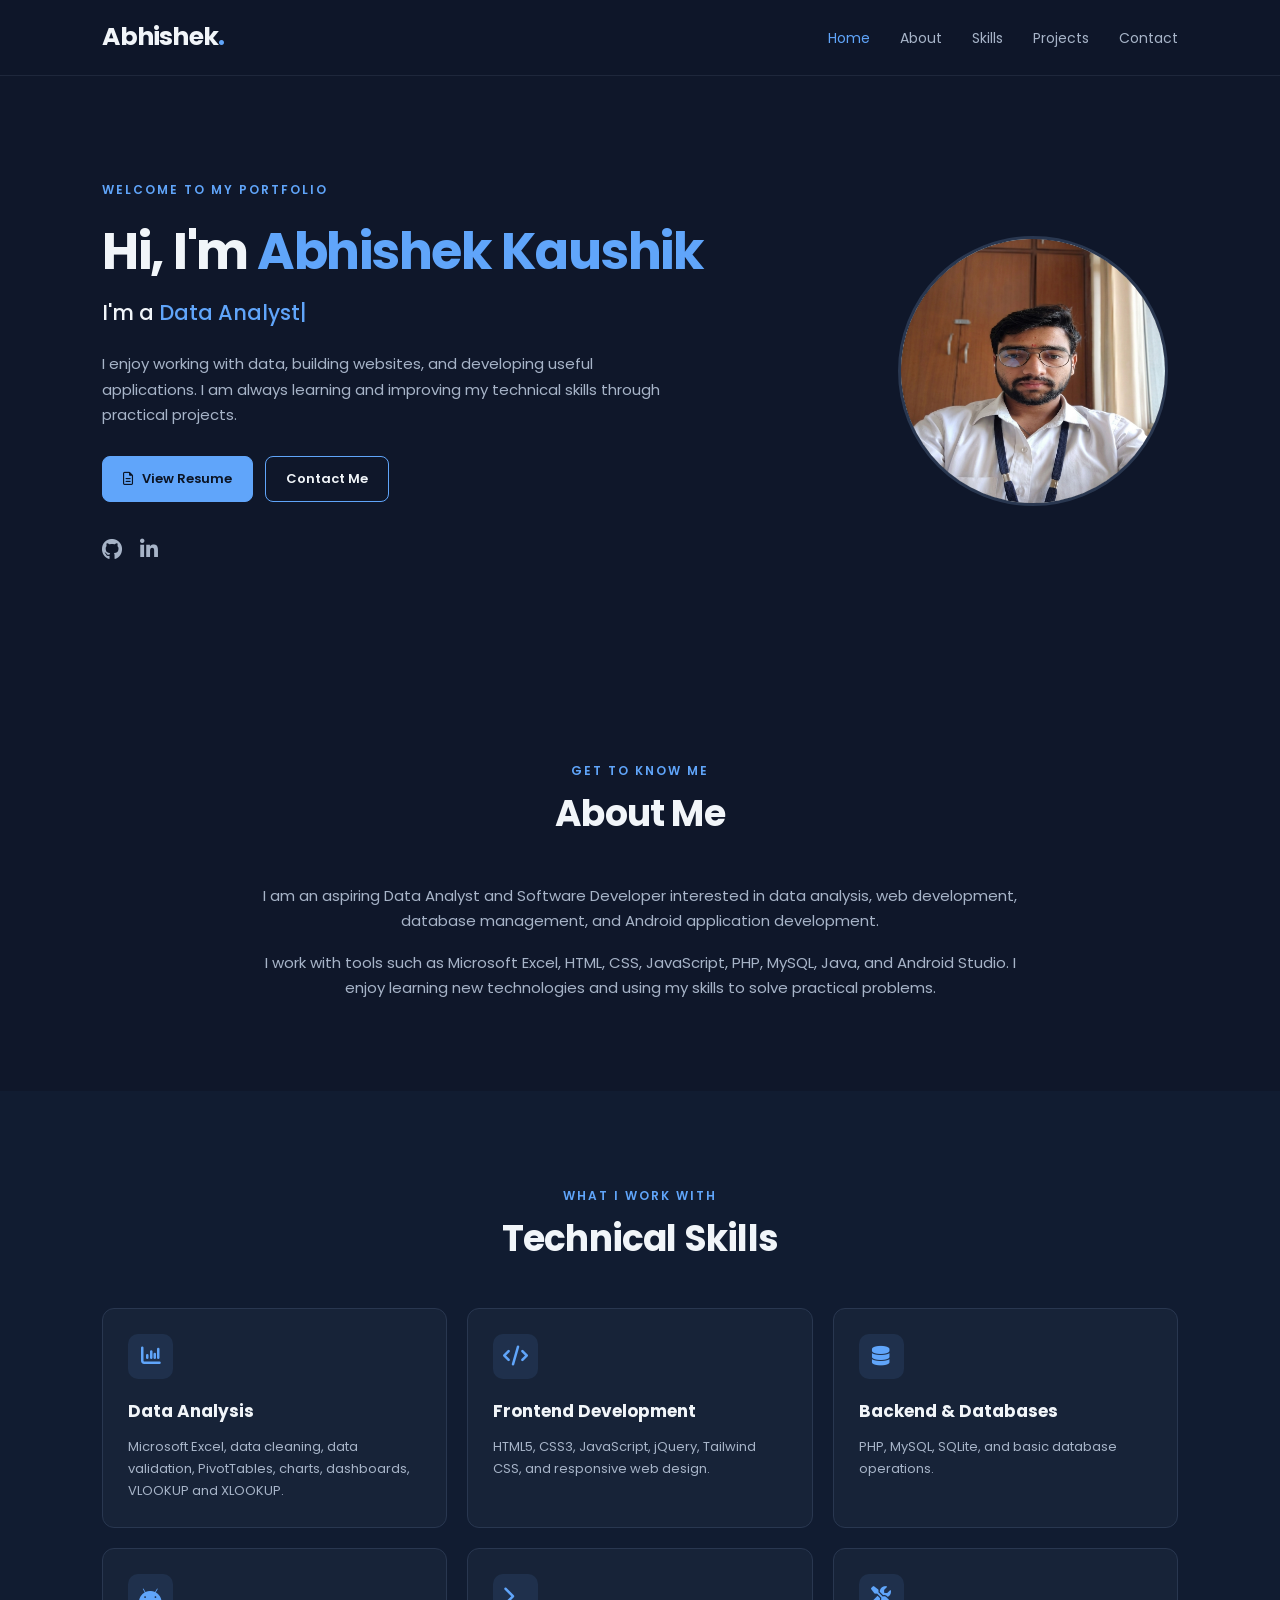
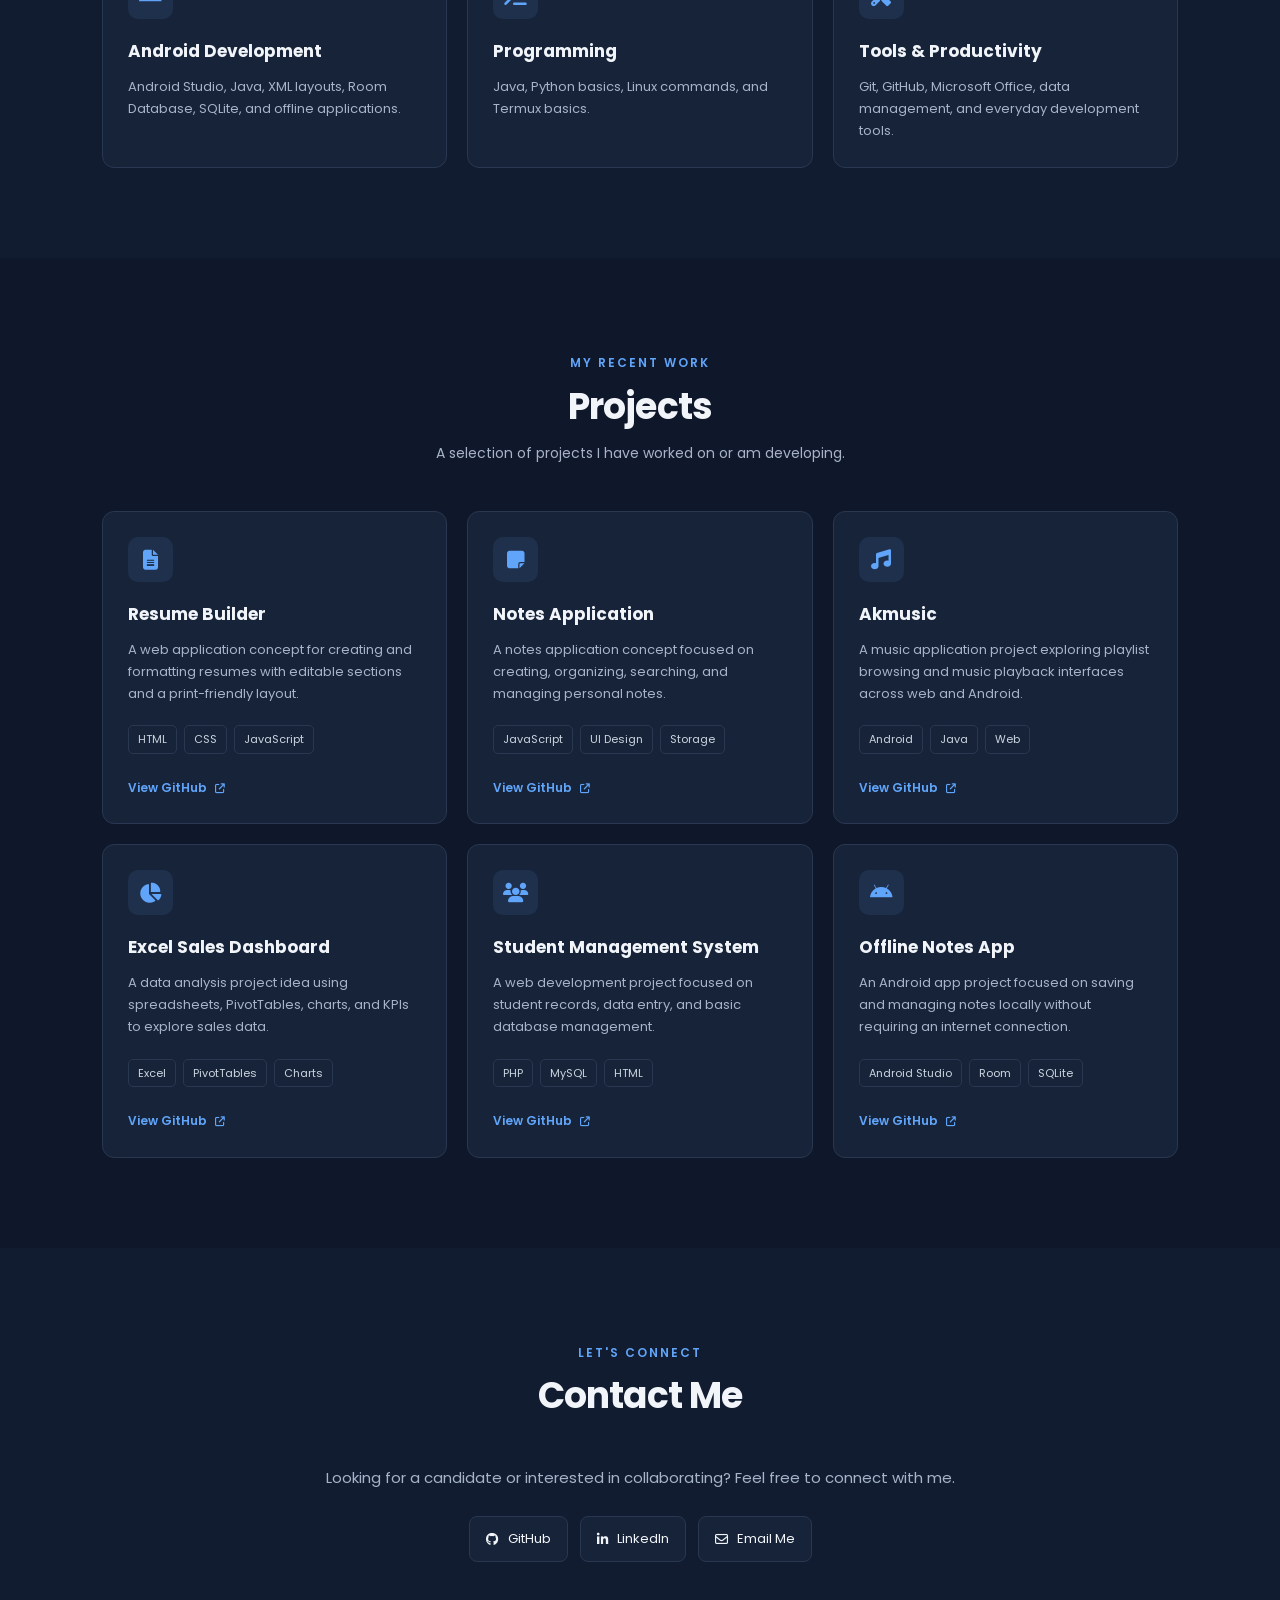
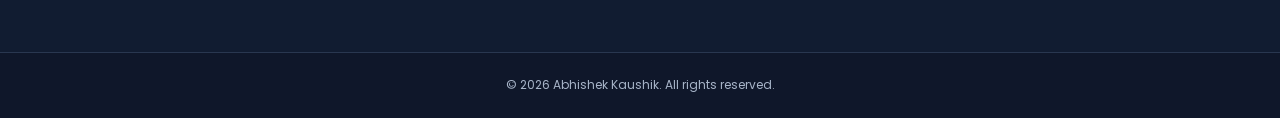
<file: index.html>
<!DOCTYPE html>
<html lang="en">
<head>
    <meta charset="UTF-8">
    <meta name="viewport" content="width=device-width, initial-scale=1.0">

    <meta name="description"
          content="Abhishek Kaushik's portfolio showcasing data analysis, web development, Android apps, and programming projects.">

    <title>Abhishek Kaushik | Portfolio</title>

    <link rel="icon" type="image/svg+xml" href="assets/icons/ak.svg">
    <link rel="stylesheet" href="style.css">

    <link rel="preconnect" href="https://fonts.googleapis.com">
    <link rel="preconnect" href="https://fonts.gstatic.com" crossorigin>

    <link href="https://fonts.googleapis.com/css2?family=Poppins:wght@400;500;600;700&display=swap"
          rel="stylesheet">

    <link rel="stylesheet"
          href="https://cdnjs.cloudflare.com/ajax/libs/font-awesome/6.7.2/css/all.min.css">
</head>

<body>
    <header class="header">
        <a href="#home" class="logo">Abhishek<span>.</span></a>

        <button class="menu-toggle"
                aria-label="Open navigation"
                aria-expanded="false"
                aria-controls="nav-menu">
            <i class="fa-solid fa-bars"></i>
        </button>

        <nav id="nav-menu" aria-label="Main navigation">
            <ul class="nav-menu">
                <li><a href="#home" class="active">Home</a></li>
                <li><a href="#about">About</a></li>
                <li><a href="#skills">Skills</a></li>
                <li><a href="#projects">Projects</a></li>
                <li><a href="#contact">Contact</a></li>
            </ul>
        </nav>
    </header>

    <main>
        <section class="hero section" id="home">
            <div class="hero-content">
                <span class="eyebrow">WELCOME TO MY PORTFOLIO</span>

                <h1>Hi, I'm <span>Abhishek Kaushik</span></h1>

                <h2>
                    I'm a <span id="typing">Data Analyst</span><span class="cursor">|</span>
                </h2>

                <p>
                    I enjoy working with data, building websites, and developing
                    useful applications. I am always learning and improving
                    my technical skills through practical projects.
                </p>

                <div class="hero-buttons">
                    <a href="resume.pdf" class="btn" target="_blank"
                       rel="noopener noreferrer">
                        <i class="fa-regular fa-file-lines"></i>
                        View Resume
                    </a>

                    <a href="#contact" class="btn btn-outline">
                        Contact Me
                    </a>
                </div>

                <div class="hero-socials">
                    <a href="https://github.com/akaushcsa-cell"
                       target="_blank" rel="noopener noreferrer"
                       aria-label="GitHub">
                        <i class="fa-brands fa-github"></i>
                    </a>

                    <a href="https://www.linkedin.com/in/abhishekkaushikcsa/"
                       target="_blank" rel="noopener noreferrer"
                       aria-label="LinkedIn">
                        <i class="fa-brands fa-linkedin-in"></i>
                    </a>
                </div>
            </div>

            <div class="hero-image">
                <img src="profile.png"
                     alt="Abhishek Kaushik"
                     width="320" height="320">
            </div>
        </section>

        <section class="section" id="about">
            <div class="section-heading">
                <span>GET TO KNOW ME</span>
                <h2>About Me</h2>
            </div>

            <div class="about-content">
                <p>
                    I am an aspiring Data Analyst and Software Developer
                    interested in data analysis, web development, database
                    management, and Android application development.
                </p>

                <p>
                    I work with tools such as Microsoft Excel, HTML, CSS,
                    JavaScript, PHP, MySQL, Java, and Android Studio.
                    I enjoy learning new technologies and using my skills
                    to solve practical problems.
                </p>
            </div>
        </section>

        <section class="section section-alt" id="skills">
            <div class="section-heading">
                <span>WHAT I WORK WITH</span>
                <h2>Technical Skills</h2>
            </div>

            <div class="skills-grid">
                <article class="skill-card">
                    <div class="skill-icon">
                        <i class="fa-solid fa-chart-column"></i>
                    </div>
                    <h3>Data Analysis</h3>
                    <p>Microsoft Excel, data cleaning, data validation,
                       PivotTables, charts, dashboards, VLOOKUP and XLOOKUP.</p>
                </article>

                <article class="skill-card">
                    <div class="skill-icon">
                        <i class="fa-solid fa-code"></i>
                    </div>
                    <h3>Frontend Development</h3>
                    <p>HTML5, CSS3, JavaScript, jQuery, Tailwind CSS,
                       and responsive web design.</p>
                </article>

                <article class="skill-card">
                    <div class="skill-icon">
                        <i class="fa-solid fa-database"></i>
                    </div>
                    <h3>Backend & Databases</h3>
                    <p>PHP, MySQL, SQLite, and basic database operations.</p>
                </article>

                <article class="skill-card">
                    <div class="skill-icon">
                        <i class="fa-brands fa-android"></i>
                    </div>
                    <h3>Android Development</h3>
                    <p>Android Studio, Java, XML layouts, Room Database,
                       SQLite, and offline applications.</p>
                </article>

                <article class="skill-card">
                    <div class="skill-icon">
                        <i class="fa-solid fa-terminal"></i>
                    </div>
                    <h3>Programming</h3>
                    <p>Java, Python basics, Linux commands, and Termux basics.</p>
                </article>

                <article class="skill-card">
                    <div class="skill-icon">
                        <i class="fa-solid fa-screwdriver-wrench"></i>
                    </div>
                    <h3>Tools & Productivity</h3>
                    <p>Git, GitHub, Microsoft Office, data management,
                       and everyday development tools.</p>
                </article>
            </div>
        </section>

        <section class="section" id="projects">
            <div class="section-heading">
                <span>MY RECENT WORK</span>
                <h2>Projects</h2>
                <p>A selection of projects I have worked on or am developing.</p>
            </div>

            <div class="projects-grid">
                <article class="project-card">
                    <div class="project-icon">
                        <i class="fa-solid fa-file-lines"></i>
                    </div>
                    <h3>Resume Builder</h3>
                    <p>
                        A web application concept for creating and formatting
                        resumes with editable sections and a print-friendly layout.
                    </p>
                    <div class="tags">
                        <span>HTML</span><span>CSS</span><span>JavaScript</span>
                    </div>
                    <a class="project-link"
                       href="https://github.com/akaushcsa-cell"
                       target="_blank" rel="noopener noreferrer">
                        View GitHub <i class="fa-solid fa-arrow-up-right-from-square"></i>
                    </a>
                </article>

                <article class="project-card">
                    <div class="project-icon">
                        <i class="fa-solid fa-note-sticky"></i>
                    </div>
                    <h3>Notes Application</h3>
                    <p>
                        A notes application concept focused on creating,
                        organizing, searching, and managing personal notes.
                    </p>
                    <div class="tags">
                        <span>JavaScript</span><span>UI Design</span><span>Storage</span>
                    </div>
                    <a class="project-link"
                       href="https://github.com/akaushcsa-cell"
                       target="_blank" rel="noopener noreferrer">
                        View GitHub <i class="fa-solid fa-arrow-up-right-from-square"></i>
                    </a>
                </article>

                <article class="project-card">
                    <div class="project-icon">
                        <i class="fa-solid fa-music"></i>
                    </div>
                    <h3>Akmusic</h3>
                    <p>
                        A music application project exploring playlist browsing
                        and music playback interfaces across web and Android.
                    </p>
                    <div class="tags">
                        <span>Android</span><span>Java</span><span>Web</span>
                    </div>
                    <a class="project-link"
                       href="https://github.com/akaushcsa-cell/Akmusic"
                       target="_blank" rel="noopener noreferrer">
                        View GitHub <i class="fa-solid fa-arrow-up-right-from-square"></i>
                    </a>
                </article>

                <article class="project-card">
                    <div class="project-icon">
                        <i class="fa-solid fa-chart-pie"></i>
                    </div>
                    <h3>Excel Sales Dashboard</h3>
                    <p>
                        A data analysis project idea using spreadsheets,
                        PivotTables, charts, and KPIs to explore sales data.
                    </p>
                    <div class="tags">
                        <span>Excel</span><span>PivotTables</span><span>Charts</span>
                    </div>
                    <a class="project-link"
                       href="https://github.com/akaushcsa-cell"
                       target="_blank" rel="noopener noreferrer">
                        View GitHub <i class="fa-solid fa-arrow-up-right-from-square"></i>
                    </a>
                </article>

                <article class="project-card">
                    <div class="project-icon">
                        <i class="fa-solid fa-users"></i>
                    </div>
                    <h3>Student Management System</h3>
                    <p>
                        A web development project focused on student records,
                        data entry, and basic database management.
                    </p>
                    <div class="tags">
                        <span>PHP</span><span>MySQL</span><span>HTML</span>
                    </div>
                    <a class="project-link"
                       href="https://github.com/akaushcsa-cell"
                       target="_blank" rel="noopener noreferrer">
                        View GitHub <i class="fa-solid fa-arrow-up-right-from-square"></i>
                    </a>
                </article>

                <article class="project-card">
                    <div class="project-icon">
                        <i class="fa-brands fa-android"></i>
                    </div>
                    <h3>Offline Notes App</h3>
                    <p>
                        An Android app project focused on saving and managing
                        notes locally without requiring an internet connection.
                    </p>
                    <div class="tags">
                        <span>Android Studio</span><span>Room</span><span>SQLite</span>
                    </div>
                    <a class="project-link"
                       href="https://github.com/akaushcsa-cell"
                       target="_blank" rel="noopener noreferrer">
                        View GitHub <i class="fa-solid fa-arrow-up-right-from-square"></i>
                    </a>
                </article>
            </div>
        </section>

        <section class="section section-alt" id="contact">
            <div class="section-heading">
                <span>LET'S CONNECT</span>
                <h2>Contact Me</h2>
            </div>

            <div class="contact-content">
                <p>
                    Looking for a candidate or interested in collaborating?
                    Feel free to connect with me.
                </p>

                <div class="contact-links">
                    <a href="https://github.com/akaushcsa-cell"
                       target="_blank" rel="noopener noreferrer">
                        <i class="fa-brands fa-github"></i> GitHub
                    </a>

                    <a href="https://www.linkedin.com/in/abhishekkaushikcsa/"
                       target="_blank" rel="noopener noreferrer">
                        <i class="fa-brands fa-linkedin-in"></i> LinkedIn
                    </a>

                    <a href="mailto:YOUR_EMAIL@example.com">
                        <i class="fa-regular fa-envelope"></i> Email Me
                    </a>
                </div>
            </div>
        </section>
    </main>

    <footer>
        <p>© <span id="year"> <a href="docs.html" target="_blank">#</a></span> 
Abhishek Kaushik. All rights reserved.</p>
    </footer>

    <button id="back-to-top" aria-label="Back to top">
        <i class="fa-solid fa-arrow-up"></i>
    </button>

    <script src="script.js"></script>
</body>
</html>


<!--  <p>© <span id="year"> <a href="docs.html" target="_blank">#</a></span> 
Abhishek Kaushik. All rights reserved.</p> -->

































<!--

<a href="gc.html" target="_blank">Visit GC Page! </a>
<hr> 
<a href="cc.html" target="_blank">Visit CC! </a> 
<hr>
<a href="akgc.html" target="_blank">Visit AKGC! </a> 

-->
</file>
<file: style.css>
:root {
    --bg: #0f172a;
    --surface: #111c31;
    --card: #172338;
    --border: #293750;
    --primary: #60a5fa;
    --text: #f1f5f9;
    --muted: #a7b4c8;
}

* {
    margin: 0;
    padding: 0;
    box-sizing: border-box;
    scroll-behavior: smooth;
}

body {
    font-family: "Poppins", sans-serif;
    background: var(--bg);
    color: var(--text);
    line-height: 1.7;
}

a {
    color: inherit;
    text-decoration: none;
}

button,
a {
    -webkit-tap-highlight-color: transparent;
}

button {
    font: inherit;
}

img {
    max-width: 100%;
    display: block;
}

::selection {
    background: var(--primary);
    color: var(--bg);
}

:focus-visible {
    outline: 2px solid var(--primary);
    outline-offset: 4px;
}

html {
    scroll-padding-top: 90px;
}

section {
    scroll-margin-top: 75px;
}

::-webkit-scrollbar {
    width: 8px;
}

::-webkit-scrollbar-track {
    background: var(--bg);
}

::-webkit-scrollbar-thumb {
    background: #405474;
    border-radius: 10px;
}

.header {
    position: sticky;
    top: 0;
    z-index: 1000;
    min-height: 76px;
    padding: 16px 8%;
    display: flex;
    align-items: center;
    justify-content: space-between;
    gap: 24px;
    background: rgba(15, 23, 42, 0.96);
    border-bottom: 1px solid rgba(148, 163, 184, 0.12);
    backdrop-filter: blur(12px);
}

.logo {
    font-size: 25px;
    font-weight: 700;
    letter-spacing: -0.8px;
}

.logo span {
    color: var(--primary);
}

.nav-menu {
    display: flex;
    align-items: center;
    gap: 30px;
    list-style: none;
}

.nav-menu a {
    color: var(--muted);
    font-size: 14px;
    transition: color 0.2s ease;
}

.nav-menu a:hover,
.nav-menu a.active {
    color: var(--primary);
}

.menu-toggle {
    display: none;
    border: 1px solid var(--border);
    background: var(--card);
    color: var(--text);
    width: 42px;
    height: 42px;
    border-radius: 9px;
    cursor: pointer;
}

.section {
    padding: 90px 8%;
}

.section-alt {
    background: var(--surface);
}

.section-heading {
    text-align: center;
    margin-bottom: 45px;
}

.section-heading > span,
.eyebrow {
    color: var(--primary);
    font-size: 12px;
    font-weight: 600;
    letter-spacing: 2px;
}

.section-heading h2 {
    font-size: clamp(28px, 4vw, 36px);
    line-height: 1.3;
    margin-top: 8px;
    letter-spacing: -0.8px;
}

.section-heading > p {
    color: var(--muted);
    margin-top: 12px;
    font-size: 14px;
}

.hero {
    min-height: 590px;
    display: flex;
    align-items: center;
    justify-content: space-between;
    gap: 55px;
}

.hero-content {
    flex: 1;
    max-width: 680px;
}

.hero h1 {
    font-size: clamp(34px, 4.5vw, 51px);
    line-height: 1.25;
    letter-spacing: -1.5px;
    margin: 18px 0 12px;
}

.hero h1 span {
    color: var(--primary);
}

.hero h2 {
    font-size: 21px;
    font-weight: 500;
    margin-bottom: 20px;
}

#typing {
    color: var(--primary);
}

.cursor {
    color: var(--primary);
    animation: blink 0.8s infinite;
}

@keyframes blink {
    50% {
        opacity: 0;
    }
}

.hero-content > p,
.about-content p,
.contact-content > p {
    color: var(--muted);
    font-size: 15px;
}

.hero-content > p {
    max-width: 580px;
}

.hero-buttons {
    display: flex;
    flex-wrap: wrap;
    gap: 12px;
    margin-top: 28px;
}

.btn {
    min-height: 45px;
    display: inline-flex;
    justify-content: center;
    align-items: center;
    gap: 9px;
    padding: 11px 20px;
    border-radius: 8px;
    border: 1px solid var(--primary);
    background: var(--primary);
    color: #0b1424;
    font-size: 13px;
    font-weight: 600;
    transition: background 0.2s ease, transform 0.2s ease;
}

.btn:hover {
    transform: translateY(-2px);
    background: #93c5fd;
    border-color: #93c5fd;
}

.btn-outline {
    background: transparent;
    color: var(--text);
}

.btn-outline:hover {
    color: #0b1424;
}

.hero-socials {
    display: flex;
    gap: 18px;
    margin-top: 30px;
}

.hero-socials a {
    color: var(--muted);
    font-size: 21px;
    transition: color 0.2s ease;
}

.hero-socials a:hover {
    color: var(--primary);
}

.hero-image {
    flex: 0 0 290px;
    display: flex;
    justify-content: center;
}

.hero-image img {
    width: 270px;
    height: 270px;
    object-fit: cover;
    border-radius: 50%;
    border: 3px solid var(--border);
    background: var(--card);
}

.about-content {
    max-width: 790px;
    margin: 0 auto;
    text-align: center;
}

.about-content p + p {
    margin-top: 16px;
}

.skills-grid {
    display: grid;
    grid-template-columns: repeat(3, minmax(0, 1fr));
    gap: 20px;
}

.skill-card {
    padding: 25px;
    border: 1px solid var(--border);
    background: var(--card);
    border-radius: 12px;
    transition: border-color 0.2s ease, transform 0.2s ease;
}

.skill-card:hover {
    border-color: #4b75aa;
    transform: translateY(-4px);
}

.skill-icon,
.project-icon {
    width: 45px;
    height: 45px;
    display: grid;
    place-items: center;
    background: rgba(96, 165, 250, 0.1);
    color: var(--primary);
    border-radius: 10px;
    font-size: 20px;
    margin-bottom: 18px;
}

.skill-card h3,
.project-card h3 {
    font-size: 17px;
    margin-bottom: 10px;
}

.skill-card p,
.project-card p {
    font-size: 13px;
    color: var(--muted);
}

.projects-grid {
    display: grid;
    grid-template-columns: repeat(3, minmax(0, 1fr));
    gap: 20px;
}

.project-card {
    display: flex;
    flex-direction: column;
    padding: 25px;
    background: var(--card);
    border: 1px solid var(--border);
    border-radius: 12px;
    transition: border-color 0.2s ease, transform 0.2s ease;
}

.project-card:hover {
    border-color: #4b75aa;
    transform: translateY(-4px);
}

.project-card p {
    margin-bottom: 20px;
}

.tags {
    display: flex;
    flex-wrap: wrap;
    gap: 7px;
    margin-bottom: 20px;
}

.tags span {
    padding: 4px 9px;
    border-radius: 5px;
    border: 1px solid var(--border);
    color: #cbd5e1;
    font-size: 11px;
}

.project-link {
    align-self: flex-start;
    margin-top: auto;
    padding-top: 4px;
    color: var(--primary);
    font-size: 12px;
    font-weight: 600;
}

.project-link i {
    margin-left: 5px;
    font-size: 10px;
}

.project-link:hover {
    color: #bfdbfe;
}

.contact-content {
    max-width: 650px;
    margin: 0 auto;
    text-align: center;
}

.contact-links {
    display: flex;
    flex-wrap: wrap;
    justify-content: center;
    gap: 12px;
    margin-top: 26px;
}

.contact-links a {
    display: inline-flex;
    align-items: center;
    gap: 9px;
    padding: 11px 16px;
    border: 1px solid var(--border);
    border-radius: 8px;
    background: var(--card);
    color: var(--text);
    font-size: 13px;
    transition: border-color 0.2s ease, color 0.2s ease;
}

.contact-links a:hover {
    border-color: var(--primary);
    color: var(--primary);
}

footer {
    padding: 22px 8%;
    text-align: center;
    background: var(--bg);
    border-top: 1px solid var(--border);
}

footer p {
    color: var(--muted);
    font-size: 12px;
}

#back-to-top {
    position: fixed;
    right: 22px;
    bottom: 22px;
    z-index: 900;
    width: 43px;
    height: 43px;
    border: 1px solid var(--border);
    border-radius: 9px;
    background: var(--primary);
    color: #0b1424;
    cursor: pointer;
    opacity: 0;
    visibility: hidden;
    transform: translateY(8px);
    transition: opacity 0.2s ease, transform 0.2s ease,
                visibility 0.2s ease;
}

#back-to-top.visible {
    opacity: 1;
    visibility: visible;
    transform: translateY(0);
}

#back-to-top:hover {
    background: #93c5fd;
}

@media (max-width: 1000px) {
    .header,
    .section {
        padding-left: 5%;
        padding-right: 5%;
    }

    .hero {
        gap: 30px;
    }

    .hero-image {
        flex-basis: 230px;
    }

    .hero-image img {
        width: 220px;
        height: 220px;
    }

    .skills-grid,
    .projects-grid {
        grid-template-columns: repeat(2, minmax(0, 1fr));
    }

    .nav-menu {
        gap: 20px;
    }
}

@media (max-width: 700px) {
    .header {
        min-height: 68px;
        padding: 12px 5%;
    }

    .logo {
        font-size: 23px;
    }

    .menu-toggle {
        display: grid;
        place-items: center;
    }

    .header nav {
        position: absolute;
        top: calc(100% + 1px);
        left: 0;
        right: 0;
        display: none;
        padding: 12px 5% 18px;
        background: var(--surface);
        border-bottom: 1px solid var(--border);
    }

    .header nav.open {
        display: block;
    }

    .nav-menu {
        flex-direction: column;
        align-items: stretch;
        gap: 0;
    }

    .nav-menu a {
        display: block;
        padding: 10px 0;
    }

    .section {
        padding: 65px 5%;
    }

    .hero {
        min-height: auto;
        padding-top: 55px;
        padding-bottom: 65px;
        flex-direction: column-reverse;
        text-align: center;
        gap: 30px;
    }

    .hero-image {
        flex: initial;
    }

    .hero-image img {
        width: 180px;
        height: 180px;
    }

    .hero h1 {
        font-size: 34px;
        letter-spacing: -0.8px;
    }

    .hero h2 {
        font-size: 18px;
    }

    .hero-buttons,
    .hero-socials {
        justify-content: center;
    }

    .hero-socials {
        margin-top: 24px;
    }

    .skills-grid,
    .projects-grid {
        grid-template-columns: 1fr;
    }

    .section-heading {
        margin-bottom: 32px;
    }

    .contact-links {
        align-items: stretch;
        flex-direction: column;
    }

    .contact-links a {
        justify-content: center;
    }
}

@media (prefers-reduced-motion: reduce) {
    *,
    *::before,
    *::after {
        scroll-behavior: auto !important;
        animation-duration: 0.01ms !important;
        animation-iteration-count: 1 !important;
        transition-duration: 0.01ms !important;
    }
}
</file>
